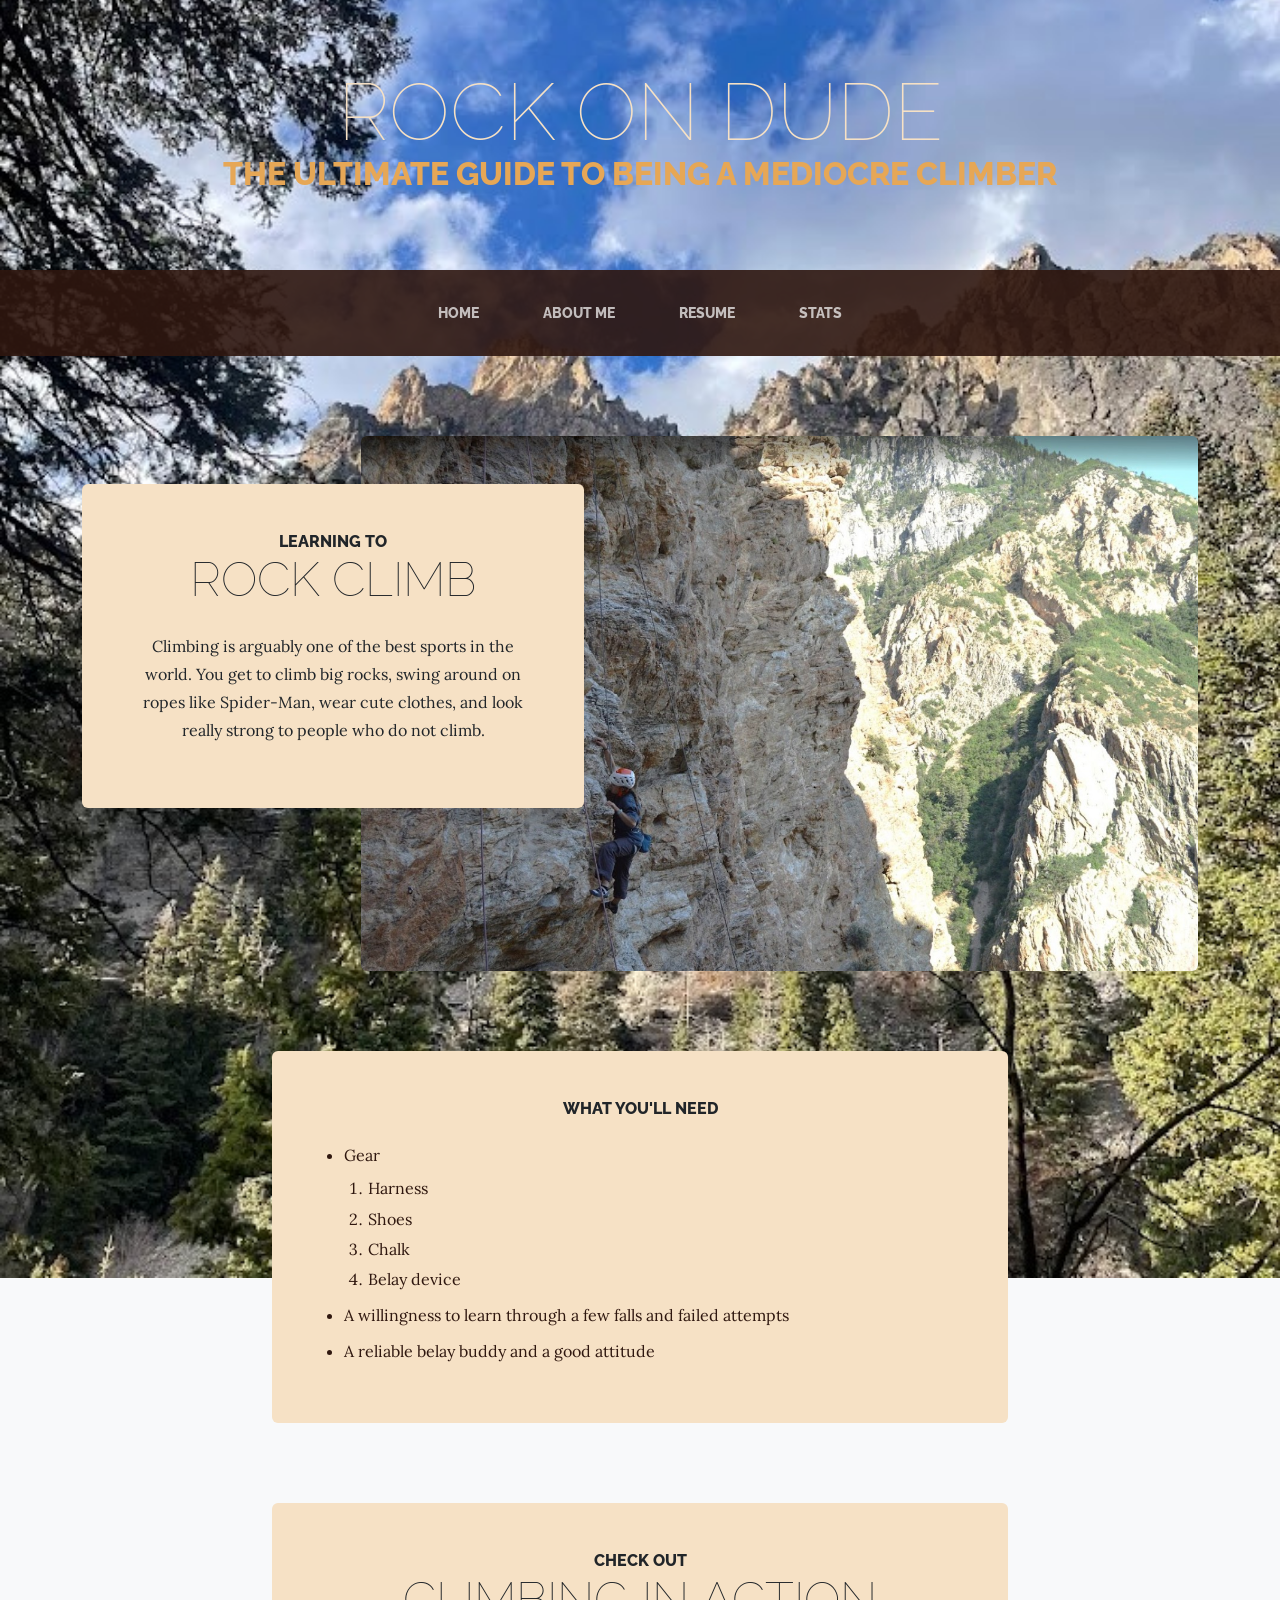
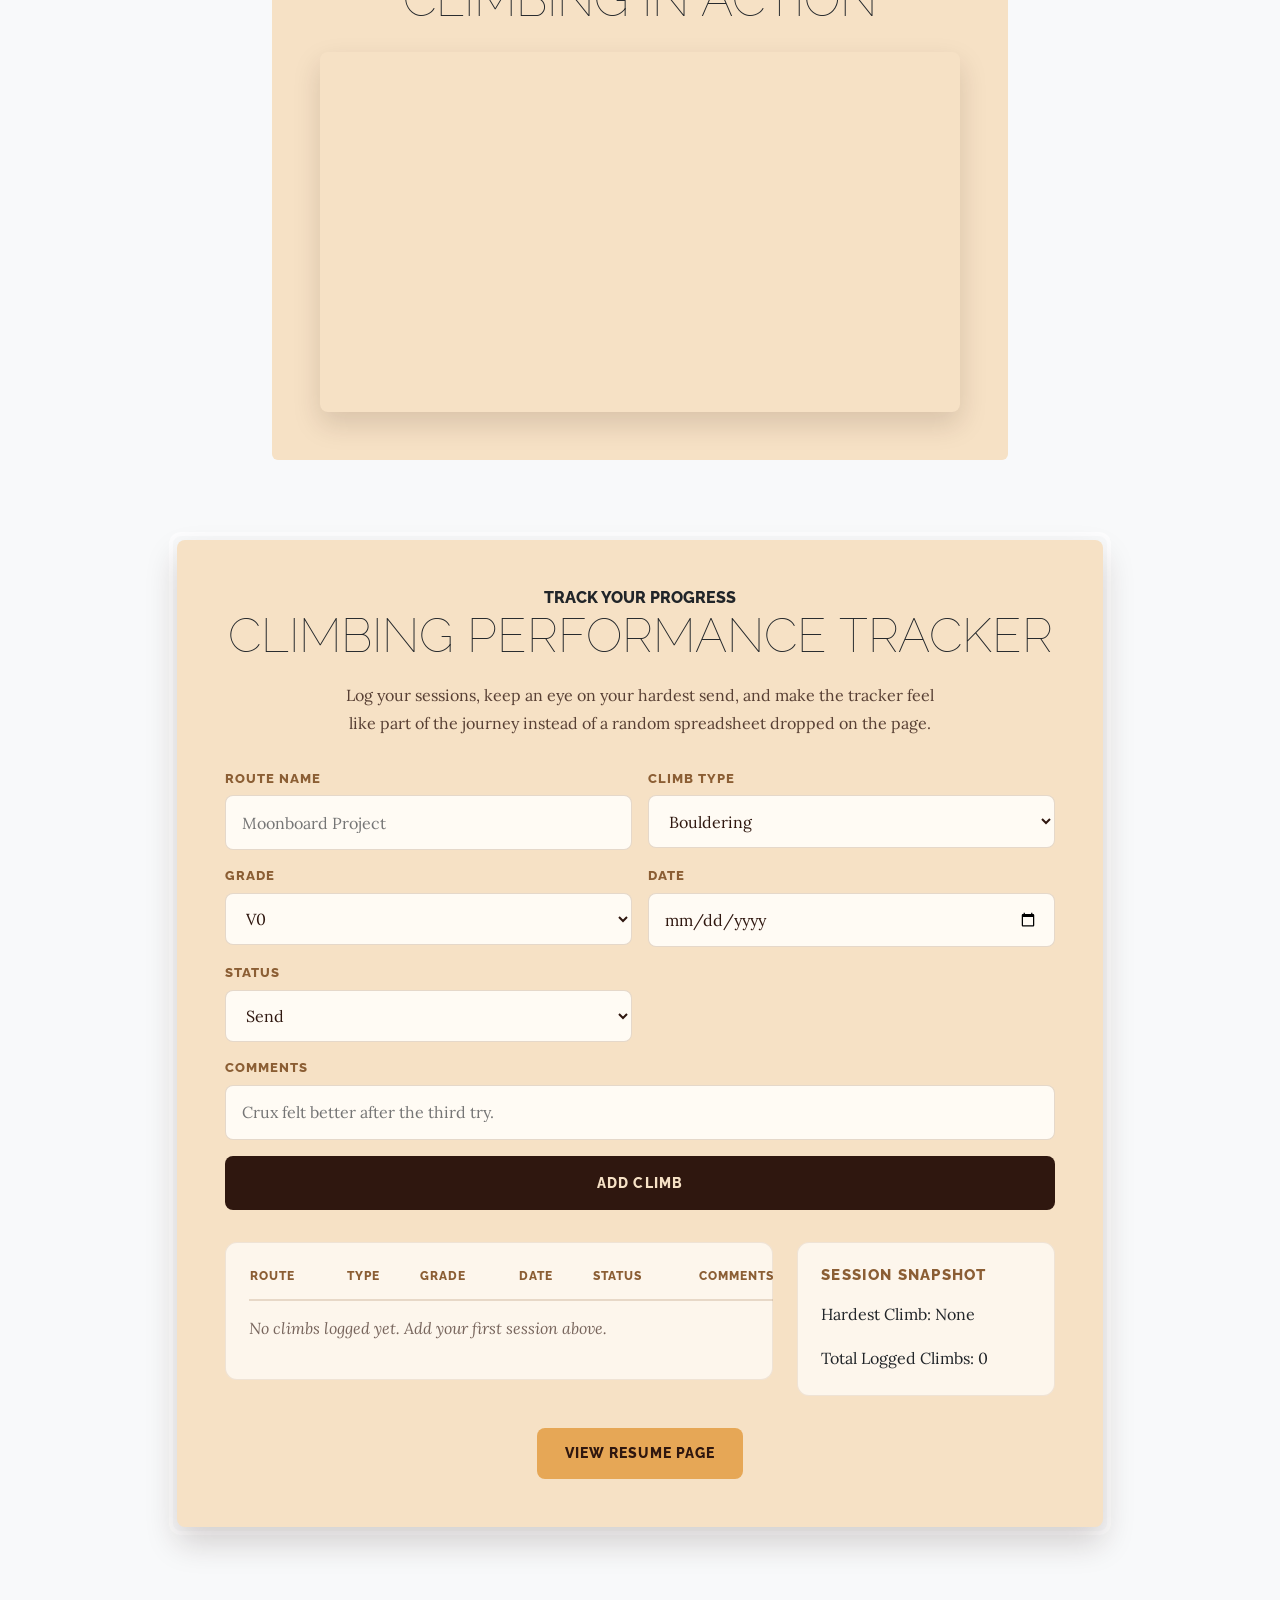
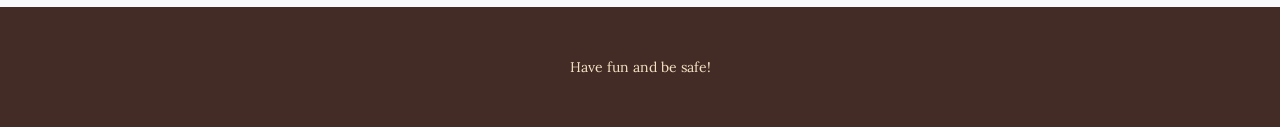
<file: index.html>
﻿<!DOCTYPE html>
<html lang="en">
    <head>
        <meta charset="utf-8" />
        <meta name="viewport" content="width=device-width, initial-scale=1, shrink-to-fit=no" />
        <meta name="description" content="" />
        <meta name="author" content="" />
        <title>Rock On Dude</title>
        <link rel="icon" type="image/x-icon" href="assets/favicon.ico" />
        <link href="https://fonts.googleapis.com/css?family=Raleway:100,100i,200,200i,300,300i,400,400i,500,500i,600,600i,700,700i,800,800i,900,900i" rel="stylesheet" />
        <link href="https://fonts.googleapis.com/css?family=Lora:400,400i,700,700i" rel="stylesheet" />
        <link href="css/styles.css" rel="stylesheet" />
        <style>
            body {
                background: url("photos/Screenshot 1.jpg") center/cover no-repeat fixed;
                background-color: #f8f9fa;
            }

            .video-frame {
                position: relative;
                width: 100%;
                padding-bottom: 56.25%;
                overflow: hidden;
                border-radius: 0.5rem;
                box-shadow: 0 0.75rem 1.75rem rgba(47, 23, 15, 0.15);
            }

            .video-frame iframe {
                position: absolute;
                inset: 0;
                width: 100%;
                height: 100%;
                border: 0;
            }

            .tracker-card {
                position: relative;
                padding: 3rem;
                border-radius: 0.5rem;
                background-color: #f6e1c5;
                box-shadow: 0 1rem 2rem rgba(47, 23, 15, 0.18);
            }

            .tracker-card::before {
                content: "";
                position: absolute;
                inset: -0.5rem;
                border: 0.25rem solid rgba(255, 255, 255, 0.75);
                border-radius: 0.75rem;
                z-index: -1;
            }

            .tracker-intro {
                max-width: 38rem;
                margin: 0 auto 2rem;
                color: rgba(47, 23, 15, 0.8);
            }

            .tracker-form {
                display: grid;
                grid-template-columns: repeat(2, minmax(0, 1fr));
                gap: 1rem;
                margin-bottom: 2rem;
                text-align: left;
            }

            .tracker-field {
                display: flex;
                flex-direction: column;
                gap: 0.45rem;
            }

            .tracker-field-full {
                grid-column: 1 / -1;
            }

            .tracker-label {
                font-family: "Raleway", sans-serif;
                font-size: 0.8rem;
                font-weight: 800;
                letter-spacing: 0.08em;
                text-transform: uppercase;
                color: #8b5e34;
            }

            .tracker-input {
                width: 100%;
                padding: 0.9rem 1rem;
                border: 1px solid rgba(139, 94, 52, 0.22);
                border-radius: 0.5rem;
                background-color: rgba(255, 252, 247, 0.95);
                color: #2f170f;
            }

            .tracker-input:focus {
                outline: none;
                border-color: #e6a756;
                box-shadow: 0 0 0 0.2rem rgba(230, 167, 86, 0.2);
            }

            .tracker-button {
                align-self: end;
                min-height: 3.4rem;
                border: 0;
                border-radius: 0.5rem;
                background-color: #2f170f;
                color: #f6e1c5;
                font-family: "Raleway", sans-serif;
                font-size: 0.85rem;
                font-weight: 800;
                letter-spacing: 0.08em;
                text-transform: uppercase;
                transition: background-color 0.2s ease, transform 0.2s ease;
            }

            .tracker-button:hover {
                background-color: #4a2918;
                transform: translateY(-1px);
            }

            .tracker-link-wrap {
                margin-top: 2rem;
            }

            .tracker-link-button {
                display: inline-block;
                padding: 0.95rem 1.75rem;
                border-radius: 0.5rem;
                background-color: #e6a756;
                color: #2f170f;
                font-family: "Raleway", sans-serif;
                font-size: 0.85rem;
                font-weight: 800;
                letter-spacing: 0.08em;
                text-transform: uppercase;
                text-decoration: none;
                transition: background-color 0.2s ease, transform 0.2s ease;
            }

            .tracker-link-button:hover {
                background-color: #d79643;
                color: #2f170f;
                transform: translateY(-1px);
            }

            .tracker-grid {
                display: grid;
                grid-template-columns: minmax(0, 1.7fr) minmax(15rem, 0.8fr);
                gap: 1.5rem;
                align-items: start;
            }

            .tracker-table-wrap,
            .tracker-stats {
                background-color: rgba(255, 252, 247, 0.8);
                border-radius: 0.75rem;
                padding: 1.5rem;
                box-shadow: inset 0 0 0 1px rgba(139, 94, 52, 0.12);
            }

            .tracker-table-wrap {
                overflow-x: auto;
            }

            .tracker-table {
                width: 100%;
                min-width: 38rem;
            }

            .tracker-table thead th {
                padding-bottom: 0.85rem;
                border-bottom: 2px solid rgba(139, 94, 52, 0.2);
                font-family: "Raleway", sans-serif;
                font-size: 0.78rem;
                font-weight: 800;
                letter-spacing: 0.08em;
                text-transform: uppercase;
                color: #8b5e34;
            }

            .tracker-table tbody td {
                padding: 0.95rem 0;
                border-bottom: 1px solid rgba(139, 94, 52, 0.12);
                vertical-align: top;
            }

            .tracker-table tbody tr:last-child td {
                border-bottom: 0;
            }

            .tracker-empty td {
                color: rgba(47, 23, 15, 0.65);
                font-style: italic;
            }

            .tracker-status {
                display: inline-flex;
                align-items: center;
                justify-content: center;
                min-width: 5.5rem;
                padding: 0.35rem 0.8rem;
                border-radius: 999px;
                font-family: "Raleway", sans-serif;
                font-size: 0.75rem;
                font-weight: 800;
                letter-spacing: 0.06em;
                text-transform: uppercase;
            }

            .tracker-status-send {
                background-color: rgba(74, 124, 89, 0.16);
                color: #3c6d4b;
            }

            .tracker-status-attempt {
                background-color: rgba(176, 99, 66, 0.14);
                color: #9b5538;
            }

            .tracker-stats h3 {
                margin-bottom: 1rem;
                font-family: "Raleway", sans-serif;
                font-size: 0.95rem;
                font-weight: 800;
                letter-spacing: 0.08em;
                text-transform: uppercase;
                color: #8b5e34;
            }

            .tracker-stats p:last-child {
                margin-bottom: 0;
            }

            .needs-list {
                margin: 0;
                padding-left: 1.5rem;
                text-align: left;
                color: #2f170f;
            }

            .needs-list li {
                margin-bottom: 0.75rem;
            }

            .needs-list ol {
                margin-top: 0.6rem;
                padding-left: 1.5rem;
            }

            .needs-list ol li {
                margin-bottom: 0.4rem;
            }

            @media (max-width: 991.98px) {
                .tracker-card {
                    padding: 2rem;
                }

                .tracker-grid {
                    grid-template-columns: 1fr;
                }
            }

            @media (max-width: 767.98px) {
                .tracker-form {
                    grid-template-columns: 1fr;
                }

                .tracker-button {
                    width: 100%;
                }

                .tracker-table {
                    min-width: 32rem;
                }
            }
        </style>
    </head>
    <body>
        <header>
            <div class="site-heading text-center text-faded d-none d-lg-block">
                <h1>
                    <span class="site-heading-lower">Rock On Dude</span>
                </h1>
                <span class="site-heading-upper text-primary mb-3">The ultimate guide to being a mediocre climber</span>
            </div>
        </header>
        <nav class="navbar navbar-expand-lg navbar-dark py-lg-4" id="mainNav">
            <div class="container">
                <a class="navbar-brand text-uppercase fw-bold d-lg-none" href="index.html"></a>
                <button class="navbar-toggler" type="button" data-bs-toggle="collapse" data-bs-target="#navbarSupportedContent" aria-controls="navbarSupportedContent" aria-expanded="false" aria-label="Toggle navigation"><span class="navbar-toggler-icon"></span></button>
                <div class="collapse navbar-collapse" id="navbarSupportedContent">
                    <ul class="navbar-nav mx-auto">
                        <li class="nav-item px-lg-4"><a class="nav-link text-uppercase" href="index.html">Home</a></li>
                        <li class="nav-item px-lg-4"><a class="nav-link text-uppercase" href="about.html">About Me</a></li>
                        <li class="nav-item px-lg-4"><a class="nav-link text-uppercase" href="resume.html">Resume</a></li>
                        <li class="nav-item px-lg-4"><a class="nav-link text-uppercase" href="stats.html">Stats</a></li>
                    </ul>
                </div>
            </div>
        </nav>

        <section class="page-section clearfix">
            <div class="container">
                <div class="intro">
                    <img class="intro-img img-fluid mb-3 mb-lg-0 rounded" src="photos/Screenshot 2.jpg" alt="Climber on the wall" />
                    <div class="intro-text left-0 text-center bg-faded p-5 rounded">
                        <h2 class="section-heading mb-4">
                            <span class="section-heading-upper">Learning To</span>
                            <span class="section-heading-lower">Rock Climb</span>
                        </h2>
                        <p class="mb-3">Climbing is arguably one of the best sports in the world. You get to climb big rocks, swing around on ropes like Spider-Man, wear cute clothes, and look really strong to people who do not climb.</p>
                    </div>
                </div>
            </div>
        </section>

        <section class="page-section">
            <div class="container">
                <div class="row">
                    <div class="col-lg-8 mx-auto">
                        <div class="bg-faded p-5 rounded text-center">
                            <h2 class="section-heading mb-4">
                                <span class="section-heading-upper">What You'll Need</span>
                            </h2>
                            <ul class="needs-list mb-0">
                                <li>
                                    Gear
                                    <ol>
                                        <li>Harness</li>
                                        <li>Shoes</li>
                                        <li>Chalk</li>
                                        <li>Belay device</li>
                                    </ol>
                                </li>
                                <li>A willingness to learn through a few falls and failed attempts</li>
                                <li>A reliable belay buddy and a good attitude</li>
                            </ul>
                        </div>
                    </div>
                </div>
            </div>
        </section>

        <section class="page-section">
            <div class="container">
                <div class="row">
                    <div class="col-lg-8 mx-auto">
                        <div class="bg-faded p-5 rounded text-center">
                            <h2 class="section-heading mb-4">
                                <span class="section-heading-upper">Check Out</span>
                                <span class="section-heading-lower">Climbing in Action</span>
                            </h2>
                            <div class="video-frame">
                                <iframe src="https://www.youtube.com/embed/Mh-Hpo6XcmY?si=MvGXHOME3Gm8IqPl" title="YouTube video player" allow="accelerometer; autoplay; clipboard-write; encrypted-media; gyroscope; picture-in-picture; web-share" referrerpolicy="strict-origin-when-cross-origin" allowfullscreen></iframe>
                            </div>
                        </div>
                    </div>
                </div>
            </div>
        </section>

        <section class="page-section" id="performance-tracker">
            <div class="container">
                <div class="row">
                    <div class="col-xl-10 mx-auto">
                        <div class="tracker-card text-center">
                            <h2 class="section-heading mb-3">
                                <span class="section-heading-upper">Track Your Progress</span>
                                <span class="section-heading-lower">Climbing Performance Tracker</span>
                            </h2>
                            <p class="tracker-intro">Log your sessions, keep an eye on your hardest send, and make the tracker feel like part of the journey instead of a random spreadsheet dropped on the page.</p>

                            <form id="climbForm" class="tracker-form">
                                <div class="tracker-field">
                                    <label class="tracker-label" for="route">Route Name</label>
                                    <input class="tracker-input" type="text" id="route" placeholder="Moonboard Project" required />
                                </div>

                                <div class="tracker-field">
                                    <label class="tracker-label" for="type">Climb Type</label>
                                    <select class="tracker-input" id="type">
                                        <option value="boulder">Bouldering</option>
                                        <option value="sport">Sport</option>
                                    </select>
                                </div>

                                <div class="tracker-field">
                                    <label class="tracker-label" for="grade">Grade</label>
                                    <select class="tracker-input" id="grade"></select>
                                </div>

                                <div class="tracker-field">
                                    <label class="tracker-label" for="date">Date</label>
                                    <input class="tracker-input" type="date" id="date" required />
                                </div>

                                <div class="tracker-field">
                                    <label class="tracker-label" for="status">Status</label>
                                    <select class="tracker-input" id="status">
                                        <option value="Send">Send</option>
                                        <option value="Attempt">Attempt</option>
                                    </select>
                                </div>

                                <div class="tracker-field tracker-field-full">
                                    <label class="tracker-label" for="comments">Comments</label>
                                    <input class="tracker-input" type="text" id="comments" placeholder="Crux felt better after the third try." />
                                </div>

                                <button class="tracker-button tracker-field-full" type="submit">Add Climb</button>
                            </form>

                            <div class="tracker-grid text-start">
                                <div class="tracker-table-wrap">
                                    <table class="tracker-table">
                                        <thead>
                                            <tr>
                                                <th>Route</th>
                                                <th>Type</th>
                                                <th>Grade</th>
                                                <th>Date</th>
                                                <th>Status</th>
                                                <th>Comments</th>
                                            </tr>
                                        </thead>
                                        <tbody id="climbTable"></tbody>
                                    </table>
                                </div>

                                <aside class="tracker-stats">
                                    <h3>Session Snapshot</h3>
                                    <p id="hardest">Hardest Climb: None</p>
                                    <p id="totalClimbs">Total Logged Climbs: 0</p>
                                </aside>
                            </div>

                            <div class="tracker-link-wrap">
                                <a class="tracker-link-button" href="resume.html">View Resume Page</a>
                            </div>
                        </div>
                    </div>
                </div>
            </div>
        </section>

        <footer class="footer text-faded text-center py-5">
            <div class="container"><p class="m-0 small">Have fun and be safe!</p></div>
        </footer>

        <script src="https://cdn.jsdelivr.net/npm/bootstrap@5.2.3/dist/js/bootstrap.bundle.min.js"></script>
        <script src="js/scripts.js"></script>
        <script>
            const form = document.getElementById("climbForm");
            const table = document.getElementById("climbTable");
            const hardestText = document.getElementById("hardest");
            const totalClimbsText = document.getElementById("totalClimbs");
            const gradeSelect = document.getElementById("grade");
            const typeSelect = document.getElementById("type");

            const climbs = JSON.parse(localStorage.getItem("climbs")) || [];
            const boulderGrades = ["V0", "V1", "V2", "V3", "V4", "V5", "V6", "V7", "V8", "V9", "V10"];
            const sportGrades = [
                "5.8", "5.9", "5.10a", "5.10b", "5.10c", "5.10d",
                "5.11a", "5.11b", "5.11c", "5.11d",
                "5.12a", "5.12b", "5.12c", "5.12d",
                "5.13a", "5.13b", "5.13c", "5.13d",
                "5.14"
            ];

            function updateGradeOptions() {
                gradeSelect.innerHTML = "";
                const grades = typeSelect.value === "boulder" ? boulderGrades : sportGrades;

                grades.forEach((grade) => {
                    const option = document.createElement("option");
                    option.value = grade;
                    option.textContent = grade;
                    gradeSelect.appendChild(option);
                });
            }

            function gradeValue(climb) {
                if (climb.type === "boulder") {
                    return parseInt(climb.grade.replace("V", ""), 10);
                }

                const sportGradeMap = {
                    "5.8": 8,
                    "5.9": 9,
                    "5.10a": 10.1,
                    "5.10b": 10.2,
                    "5.10c": 10.3,
                    "5.10d": 10.4,
                    "5.11a": 11.1,
                    "5.11b": 11.2,
                    "5.11c": 11.3,
                    "5.11d": 11.4,
                    "5.12a": 12.1,
                    "5.12b": 12.2,
                    "5.12c": 12.3,
                    "5.12d": 12.4,
                    "5.13a": 13.1,
                    "5.13b": 13.2,
                    "5.13c": 13.3,
                    "5.13d": 13.4,
                    "5.14": 14
                };

                return sportGradeMap[climb.grade] || 0;
            }

            function updateStats() {
                totalClimbsText.textContent = `Total Logged Climbs: ${climbs.length}`;

                if (climbs.length === 0) {
                    hardestText.textContent = "Hardest Climb: None";
                    return;
                }

                const hardest = climbs.reduce((max, climb) => {
                    return gradeValue(climb) > gradeValue(max) ? climb : max;
                });

                hardestText.textContent = `Hardest Climb: ${hardest.grade} (${hardest.route})`;
            }

            function formatType(type) {
                return type === "boulder" ? "Bouldering" : "Sport";
            }

            function renderClimbs() {
                table.innerHTML = "";

                if (climbs.length === 0) {
                    const emptyRow = document.createElement("tr");
                    emptyRow.className = "tracker-empty";
                    emptyRow.innerHTML = '<td colspan="6">No climbs logged yet. Add your first session above.</td>';
                    table.appendChild(emptyRow);
                    updateStats();
                    return;
                }

                climbs.forEach((climb) => {
                    const row = document.createElement("tr");
                    const statusClass = climb.status === "Send" ? "tracker-status tracker-status-send" : "tracker-status tracker-status-attempt";

                    row.innerHTML = `
                        <td>${climb.route}</td>
                        <td>${formatType(climb.type)}</td>
                        <td>${climb.grade}</td>
                        <td>${climb.date}</td>
                        <td><span class="${statusClass}">${climb.status}</span></td>
                        <td>${climb.comments || ""}</td>
                    `;

                    table.appendChild(row);
                });

                updateStats();
            }

            typeSelect.addEventListener("change", updateGradeOptions);

            form.addEventListener("submit", (event) => {
                event.preventDefault();

                const climb = {
                    route: document.getElementById("route").value,
                    type: typeSelect.value,
                    grade: gradeSelect.value,
                    date: document.getElementById("date").value,
                    status: document.getElementById("status").value,
                    comments: document.getElementById("comments").value
                };

                climbs.push(climb);
                localStorage.setItem("climbs", JSON.stringify(climbs));

                form.reset();
                updateGradeOptions();
                renderClimbs();
            });

            updateGradeOptions();
            renderClimbs();
        </script>
    </body>
</html>
</file>
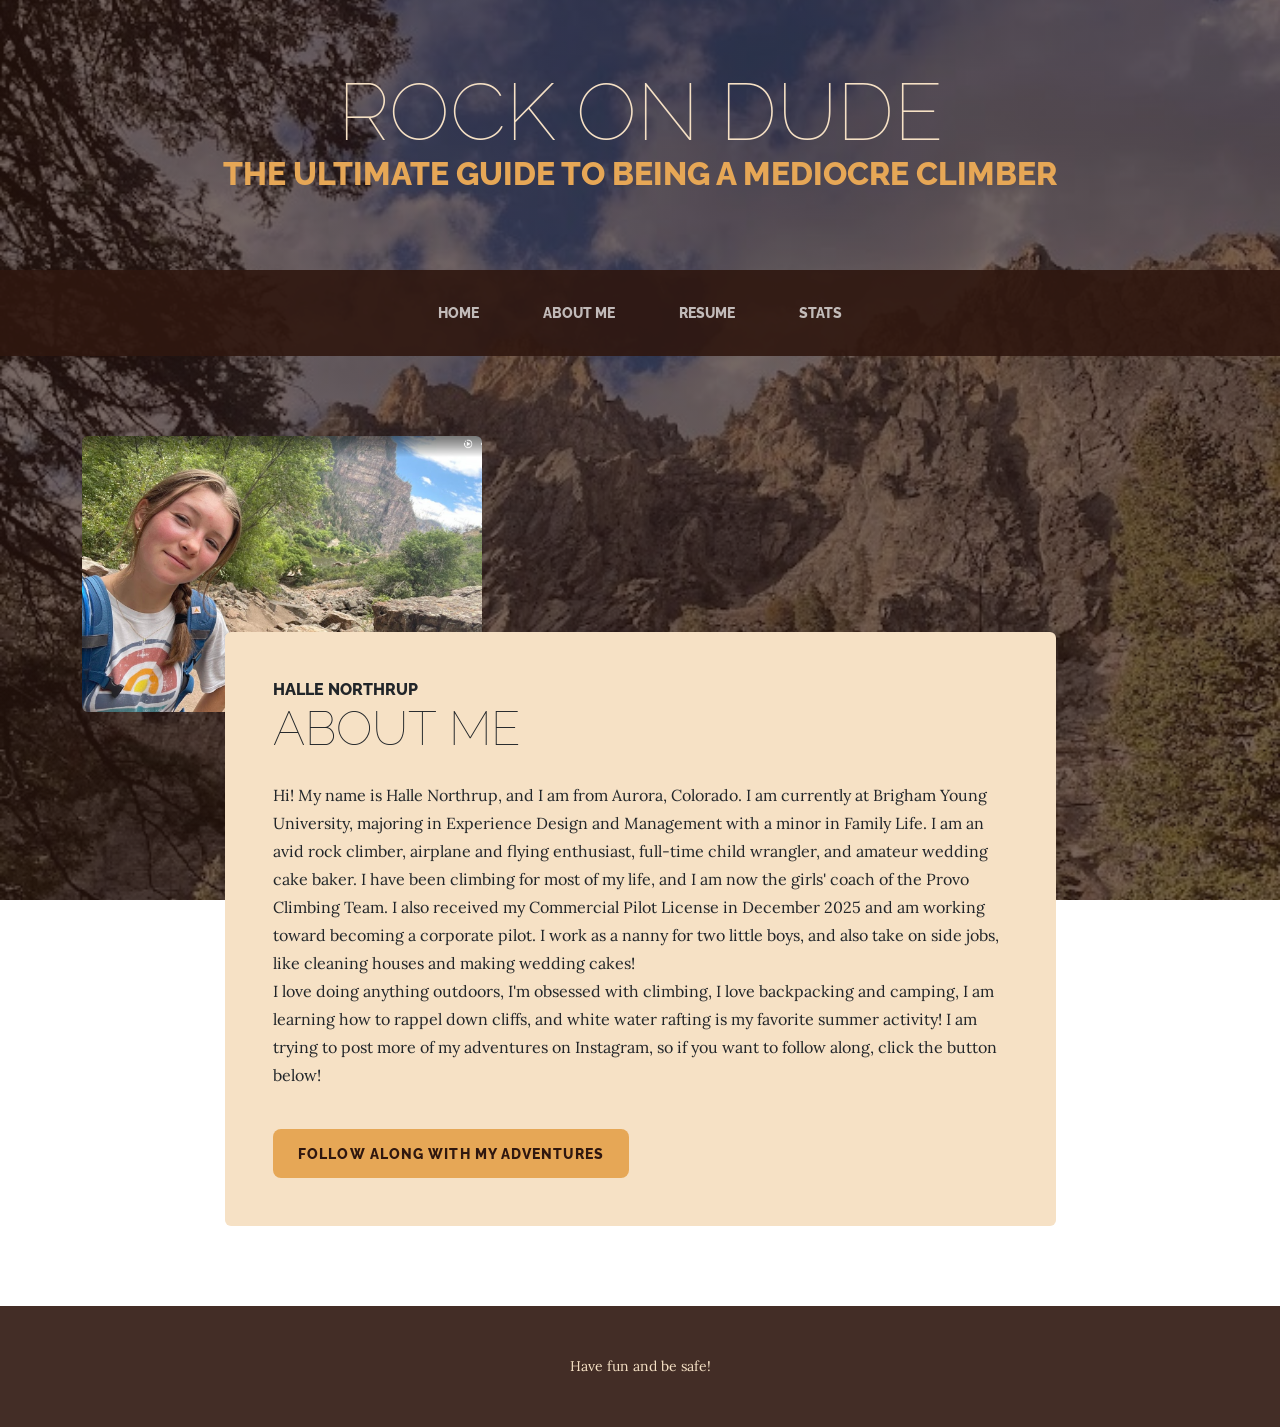
<file: about.html>
<!DOCTYPE html>
<html lang="en">

<head>
    <meta charset="utf-8" />
    <meta name="viewport" content="width=device-width, initial-scale=1, shrink-to-fit=no" />
    <meta name="description" content="" />
    <meta name="author" content="" />
    <title>About Me - Rock On Dude</title>
    <link rel="icon" type="image/x-icon" href="assets/favicon.ico" />
    <!-- Google fonts-->
    <link
        href="https://fonts.googleapis.com/css?family=Raleway:100,100i,200,200i,300,300i,400,400i,500,500i,600,600i,700,700i,800,800i,900,900i"
        rel="stylesheet" />
    <link href="https://fonts.googleapis.com/css?family=Lora:400,400i,700,700i" rel="stylesheet" />
    <!-- Core theme CSS (includes Bootstrap)-->
    <link href="css/styles.css" rel="stylesheet" />
    <style>
        .instagram-button {
            display: inline-block;
            margin-top: 1.5rem;
            padding: 0.9rem 1.6rem;
            border-radius: 0.5rem;
            background-color: #e6a756;
            color: #2f170f;
            font-family: "Raleway", sans-serif;
            font-size: 0.85rem;
            font-weight: 800;
            letter-spacing: 0.08em;
            text-transform: uppercase;
            text-decoration: none;
            transition: background-color 0.2s ease, transform 0.2s ease;
        }

        .instagram-button:hover {
            background-color: #d79643;
            color: #2f170f;
            transform: translateY(-1px);
        }
    </style>
</head>

<body>
    <header>
        <div class="site-heading text-center text-faded d-none d-lg-block">
            <h1>
                <span class="site-heading-lower">Rock On Dude</span>
            </h1>
            <span class="site-heading-upper text-primary mb-3">The ultimate guide to being a mediocre climber</span>
        </div>
    </header>
    <!-- Navigation-->
    <nav class="navbar navbar-expand-lg navbar-dark py-lg-4" id="mainNav">
        <div class="container">
            <a class="navbar-brand text-uppercase fw-bold d-lg-none" href="index.html">Start Bootstrap</a>
            <button class="navbar-toggler" type="button" data-bs-toggle="collapse"
                data-bs-target="#navbarSupportedContent" aria-controls="navbarSupportedContent" aria-expanded="false"
                aria-label="Toggle navigation"><span class="navbar-toggler-icon"></span></button>
            <div class="collapse navbar-collapse" id="navbarSupportedContent">
                <ul class="navbar-nav mx-auto">
                    <li class="nav-item px-lg-4"><a class="nav-link text-uppercase" href="index.html">Home</a></li>
                    <li class="nav-item px-lg-4"><a class="nav-link text-uppercase" href="about.html">About Me</a></li>
                    <li class="nav-item px-lg-4"><a class="nav-link text-uppercase" href="resume.html">Resume</a>
                    </li>
                        <li class="nav-item px-lg-4"><a class="nav-link text-uppercase" href="stats.html">Stats</a></li>
                </ul>
            </div>
        </div>
    </nav>
    <section class="page-section about-heading">
        <div class="container">
            <img class="img-fluid rounded about-heading-img mb-3 mb-lg-0" src="photos/Screenshot 3.jpg" alt="..." />
            <div class="about-heading-content">
                <div class="row">
                    <div class="col-xl-9 col-lg-10 mx-auto">
                        <div class="bg-faded rounded p-5">
                            <h2 class="section-heading mb-4">
                                <span class="section-heading-upper">Halle Northrup</span>
                                <span class="section-heading-lower">About Me</span>
                            </h2>
                            <p>Hi! My name is Halle Northrup, and I am from Aurora, Colorado. I am currently at Brigham
                                Young University, majoring in Experience Design and Management with a minor in Family
                                Life. I am an avid rock climber, airplane and flying enthusiast, full-time child
                                wrangler, and amateur wedding cake baker.
                                I have been climbing for most of my life, and I am now the girls' coach of the Provo
                                Climbing Team. I also received my Commercial Pilot License in December 2025 and am
                                working toward becoming a corporate pilot. I work as a nanny for two little boys, and
                                also take on side jobs, like cleaning houses and making wedding cakes!
<br> I love doing anything outdoors, I'm obsessed with climbing, I love backpacking and camping, I am learning how to rappel down cliffs, and white water rafting is my favorite summer activity! I am trying to post more of my adventures on Instagram, so if you want to follow along, click the button below!
                            </p>
                        
                            <a class="instagram-button" href="https://www.instagram.com/halle_mei/" target="_blank" rel="noopener noreferrer">Follow Along With My Adventures</a>
                        </div>
                    </div>
                </div>
            </div>
        </div>
    </section>
    <footer class="footer text-faded text-center py-5">
        <div class="container">
            <p class="m-0 small">Have fun and be safe!</p>
        </div>
    </footer>
    <!-- Bootstrap core JS-->
    <script src="https://cdn.jsdelivr.net/npm/bootstrap@5.2.3/dist/js/bootstrap.bundle.min.js"></script>
    <!-- Core theme JS-->
    <script src="js/scripts.js"></script>
</body>

</html>
</file>
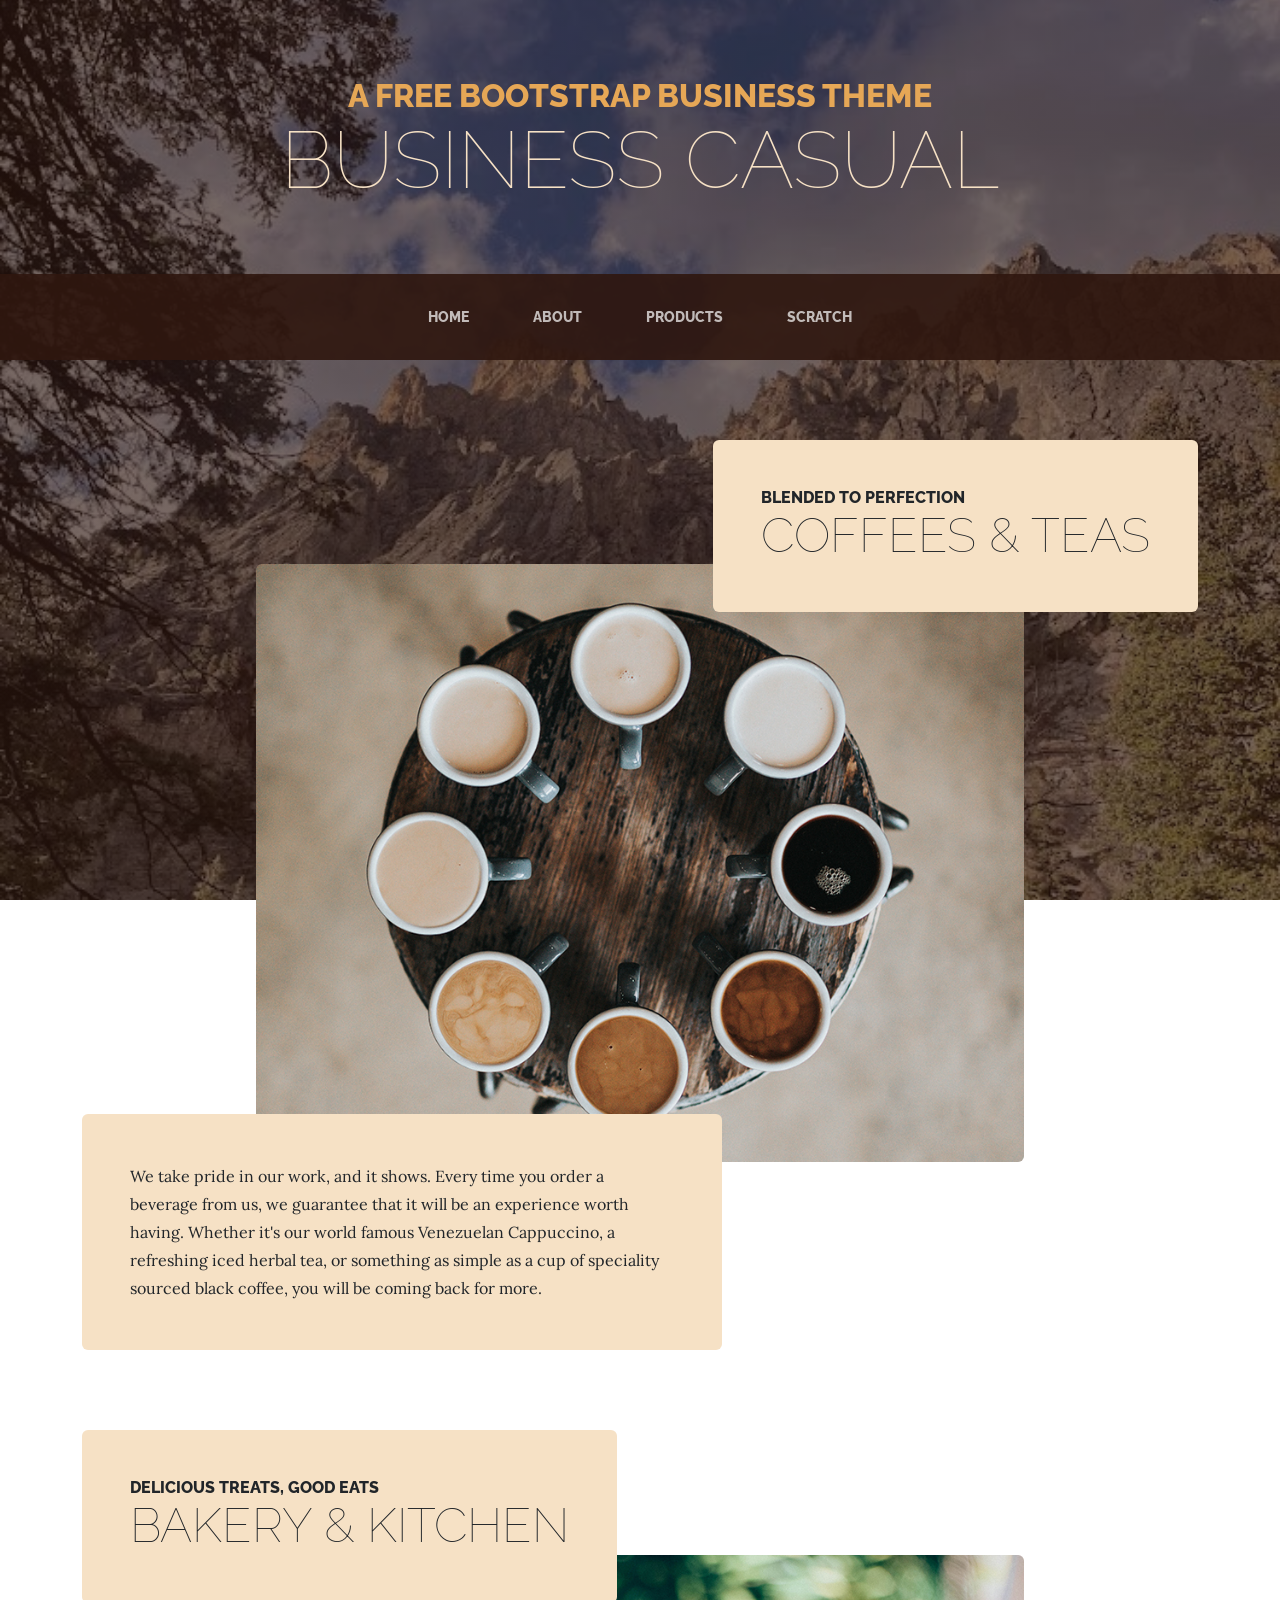
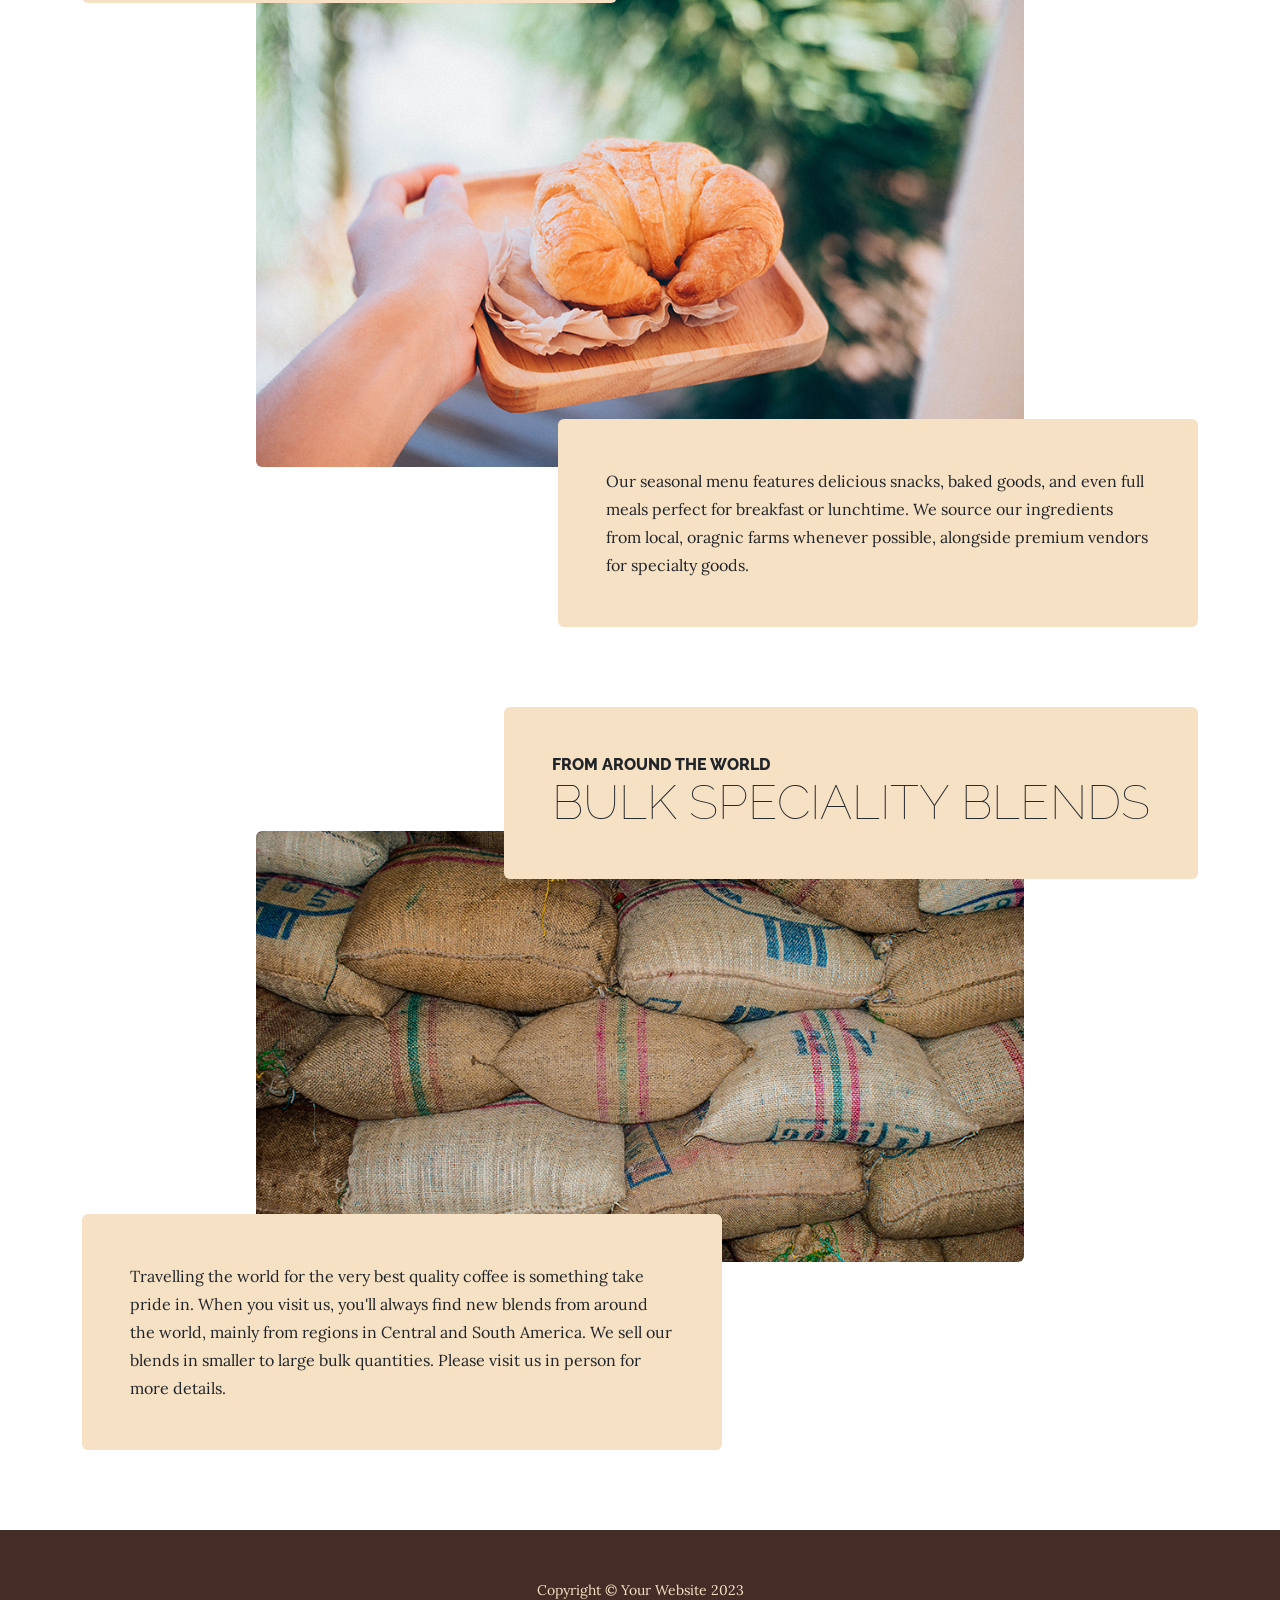
<file: products.html>
<!DOCTYPE html>
<html lang="en">
    <head>
        <meta charset="utf-8" />
        <meta name="viewport" content="width=device-width, initial-scale=1, shrink-to-fit=no" />
        <meta name="description" content="" />
        <meta name="author" content="" />
        <title>Business Casual - Start Bootstrap Theme</title>
        <link rel="icon" type="image/x-icon" href="assets/favicon.ico" />
        <!-- Google fonts-->
        <link href="https://fonts.googleapis.com/css?family=Raleway:100,100i,200,200i,300,300i,400,400i,500,500i,600,600i,700,700i,800,800i,900,900i" rel="stylesheet" />
        <link href="https://fonts.googleapis.com/css?family=Lora:400,400i,700,700i" rel="stylesheet" />
        <!-- Core theme CSS (includes Bootstrap)-->
        <link href="css/styles.css" rel="stylesheet" />
    </head>
    <body>
        <header>
            <h1 class="site-heading text-center text-faded d-none d-lg-block">
                <span class="site-heading-upper text-primary mb-3">A Free Bootstrap Business Theme</span>
                <span class="site-heading-lower">Business Casual</span>
            </h1>
        </header>
        <!-- Navigation-->
        <nav class="navbar navbar-expand-lg navbar-dark py-lg-4" id="mainNav">
            <div class="container">
                <a class="navbar-brand text-uppercase fw-bold d-lg-none" href="index.html">Start Bootstrap</a>
                <button class="navbar-toggler" type="button" data-bs-toggle="collapse" data-bs-target="#navbarSupportedContent" aria-controls="navbarSupportedContent" aria-expanded="false" aria-label="Toggle navigation"><span class="navbar-toggler-icon"></span></button>
                <div class="collapse navbar-collapse" id="navbarSupportedContent">
                    <ul class="navbar-nav mx-auto">
                        <li class="nav-item px-lg-4"><a class="nav-link text-uppercase" href="index.html">Home</a></li>
                        <li class="nav-item px-lg-4"><a class="nav-link text-uppercase" href="about.html">About</a></li>
                        <li class="nav-item px-lg-4"><a class="nav-link text-uppercase" href="products.html">Products</a></li>
                        <li class="nav-item px-lg-4"><a class="nav-link text-uppercase" href="scratch.html">Scratch</a></li>
                    </ul>
                </div>
            </div>
        </nav>
        <section class="page-section">
            <div class="container">
                <div class="product-item">
                    <div class="product-item-title d-flex">
                        <div class="bg-faded p-5 d-flex ms-auto rounded">
                            <h2 class="section-heading mb-0">
                                <span class="section-heading-upper">Blended to Perfection</span>
                                <span class="section-heading-lower">Coffees & Teas</span>
                            </h2>
                        </div>
                    </div>
                    <img class="product-item-img mx-auto d-flex rounded img-fluid mb-3 mb-lg-0" src="assets/img/products-01.jpg" alt="..." />
                    <div class="product-item-description d-flex me-auto">
                        <div class="bg-faded p-5 rounded"><p class="mb-0">We take pride in our work, and it shows. Every time you order a beverage from us, we guarantee that it will be an experience worth having. Whether it's our world famous Venezuelan Cappuccino, a refreshing iced herbal tea, or something as simple as a cup of speciality sourced black coffee, you will be coming back for more.</p></div>
                    </div>
                </div>
            </div>
        </section>
        <section class="page-section">
            <div class="container">
                <div class="product-item">
                    <div class="product-item-title d-flex">
                        <div class="bg-faded p-5 d-flex me-auto rounded">
                            <h2 class="section-heading mb-0">
                                <span class="section-heading-upper">Delicious Treats, Good Eats</span>
                                <span class="section-heading-lower">Bakery & Kitchen</span>
                            </h2>
                        </div>
                    </div>
                    <img class="product-item-img mx-auto d-flex rounded img-fluid mb-3 mb-lg-0" src="assets/img/products-02.jpg" alt="..." />
                    <div class="product-item-description d-flex ms-auto">
                        <div class="bg-faded p-5 rounded"><p class="mb-0">Our seasonal menu features delicious snacks, baked goods, and even full meals perfect for breakfast or lunchtime. We source our ingredients from local, oragnic farms whenever possible, alongside premium vendors for specialty goods.</p></div>
                    </div>
                </div>
            </div>
        </section>
        <section class="page-section">
            <div class="container">
                <div class="product-item">
                    <div class="product-item-title d-flex">
                        <div class="bg-faded p-5 d-flex ms-auto rounded">
                            <h2 class="section-heading mb-0">
                                <span class="section-heading-upper">From Around the World</span>
                                <span class="section-heading-lower">Bulk Speciality Blends</span>
                            </h2>
                        </div>
                    </div>
                    <img class="product-item-img mx-auto d-flex rounded img-fluid mb-3 mb-lg-0" src="assets/img/products-03.jpg" alt="..." />
                    <div class="product-item-description d-flex me-auto">
                        <div class="bg-faded p-5 rounded"><p class="mb-0">Travelling the world for the very best quality coffee is something take pride in. When you visit us, you'll always find new blends from around the world, mainly from regions in Central and South America. We sell our blends in smaller to large bulk quantities. Please visit us in person for more details.</p></div>
                    </div>
                </div>
            </div>
        </section>
        <footer class="footer text-faded text-center py-5">
            <div class="container"><p class="m-0 small">Copyright &copy; Your Website 2023</p></div>
        </footer>
        <!-- Bootstrap core JS-->
        <script src="https://cdn.jsdelivr.net/npm/bootstrap@5.2.3/dist/js/bootstrap.bundle.min.js"></script>
        <!-- Core theme JS-->
        <script src="js/scripts.js"></script>
    </body>
</html>
</file>
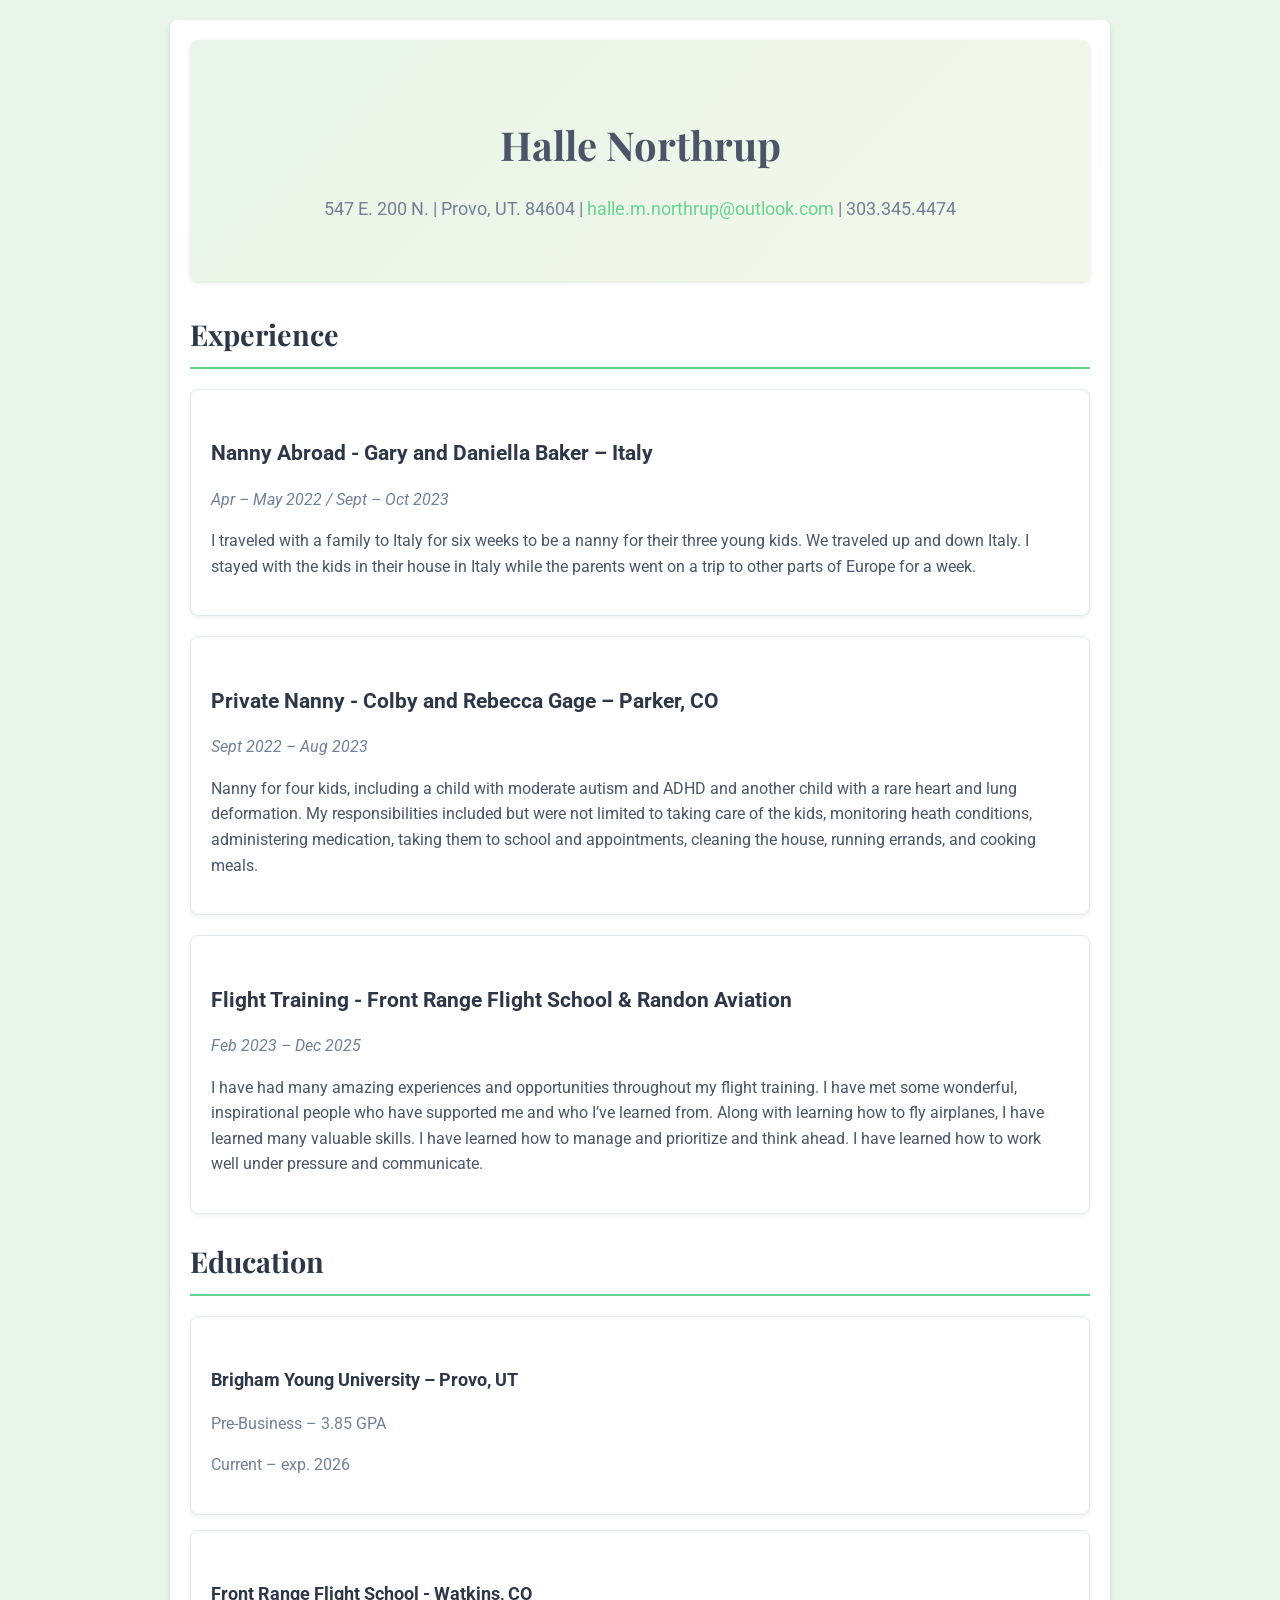
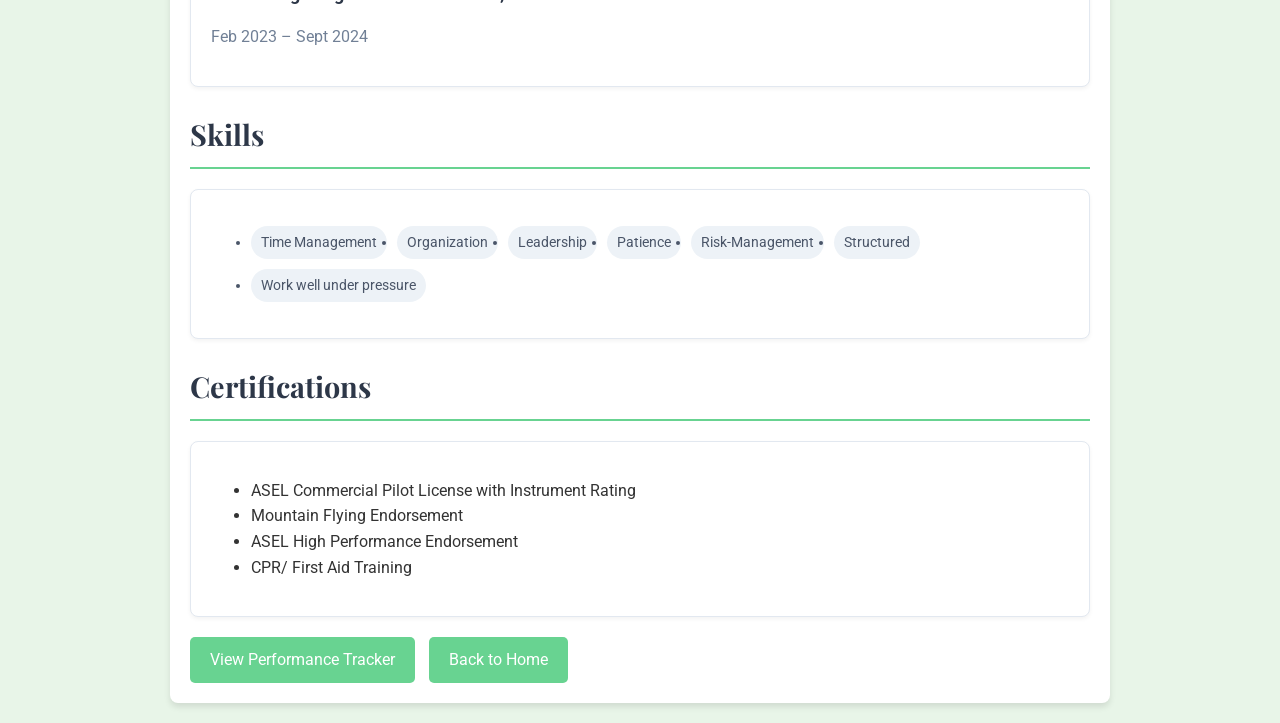
<file: resume.html>
<!DOCTYPE html>
<html lang="en">
    <head>
        <meta charset="utf-8" />
        <meta name="viewport" content="width=device-width, initial-scale=1, shrink-to-fit=no" />
        <meta name="description" content="" />
        <meta name="author" content="" />
        <title>Resume - Rock On Dude</title>
        
        <!-- Google fonts-->
        <link href="https://fonts.googleapis.com/css?family=Raleway:100,100i,200,200i,300,300i,400,400i,500,500i,600,600i,700,700i,800,800i,900,900i" rel="stylesheet" />
        <link href="https://fonts.googleapis.com/css?family=Lora:400,400i,700,700i" rel="stylesheet" />
        <!-- Core theme CSS (includes Bootstrap)-->
        
        <link href="css/resume.css" rel="stylesheet" />
    </head>
    <body>
        <header>
            <div class="site-heading text-center text-faded d-none d-lg-block">
                
        
            </div>
        </header>
        
                    </ul>
                </div>
            </div>
        </nav>
        <section class="page-section">
            <div class="resume-container">
                <div class="resume-header">
                    <h1>Halle Northrup</h1>
                    <p>547 E. 200 N. | Provo, UT. 84604 | <a href="mailto:halle.m.northrup@outlook.com" class="resume-link">halle.m.northrup@outlook.com</a> | 303.345.4474</p>
                </div>
                <h2 class="section-title">Experience</h2>
                <div class="section-card experience-item">
                    <h4>Nanny Abroad - Gary and Daniella Baker – Italy</h4>
                    <p class="date">Apr – May 2022 / Sept – Oct 2023</p>
                    <p>I traveled with a family to Italy for six weeks to be a nanny for their three young kids. We traveled up and down Italy. I stayed with the kids in their house in Italy while the parents went on a trip to other parts of Europe for a week.</p>
                </div>
                <div class="section-card experience-item">
                    <h4>Private Nanny - Colby and Rebecca Gage – Parker, CO</h4>
                    <p class="date">Sept 2022 – Aug 2023</p>
                    <p>Nanny for four kids, including a child with moderate autism and ADHD and another child with a rare heart and lung deformation. My responsibilities included but were not limited to taking care of the kids, monitoring heath conditions, administering medication, taking them to school and appointments, cleaning the house, running errands, and cooking meals.</p>
                </div>
                <div class="section-card experience-item">
                    <h4>Flight Training - Front Range Flight School & Randon Aviation</h4>
                    <p class="date">Feb 2023 – Dec 2025</p>
                    <p>I have had many amazing experiences and opportunities throughout my flight training. I have met some wonderful, inspirational people who have supported me and who I’ve learned from. Along with learning how to fly airplanes, I have learned many valuable skills. I have learned how to manage and prioritize and think ahead. I have learned how to work well under pressure and communicate.</p>
                </div>
                <h2 class="section-title">Education</h2>
                <div class="section-card education-item">
                    <h5>Brigham Young University – Provo, UT</h5>
                    <p>Pre-Business – 3.85 GPA</p>
                    <p>Current – exp. 2026</p>
                </div>
                <div class="section-card education-item">
                    <h5>Front Range Flight School - Watkins, CO</h5>
                    <p>Feb 2023 – Sept 2024</p>
                </div>
                <h2 class="section-title">Skills</h2>
                <div class="section-card">
                    <ul class="skill-list">
                        <li>Time Management</li>
                        <li>Organization</li>
                        <li>Leadership</li>
                        <li>Patience</li>
                        <li>Risk-Management</li>
                        <li>Structured</li>
                        <li>Work well under pressure</li>
                    </ul>
                </div>
                <h2 class="section-title">Certifications</h2>
                <div class="section-card">
                    <ul>
                        <li>ASEL Commercial Pilot License with Instrument Rating</li>
                        <li>Mountain Flying Endorsement</li>
                        <li>ASEL High Performance Endorsement</li>
                        <li>CPR/ First Aid Training</li>
                    </ul>
                </div>
                <div class="text-center mt-4">
                    <a href="index.html#performance-tracker" class="btn btn-primary" style="margin-right: 10px;">View Performance Tracker</a>
                    <a href="index.html" class="btn btn-primary">Back to Home</a>
                </div>
            </div>
        </section>
        
    </body>
</html>
</file>
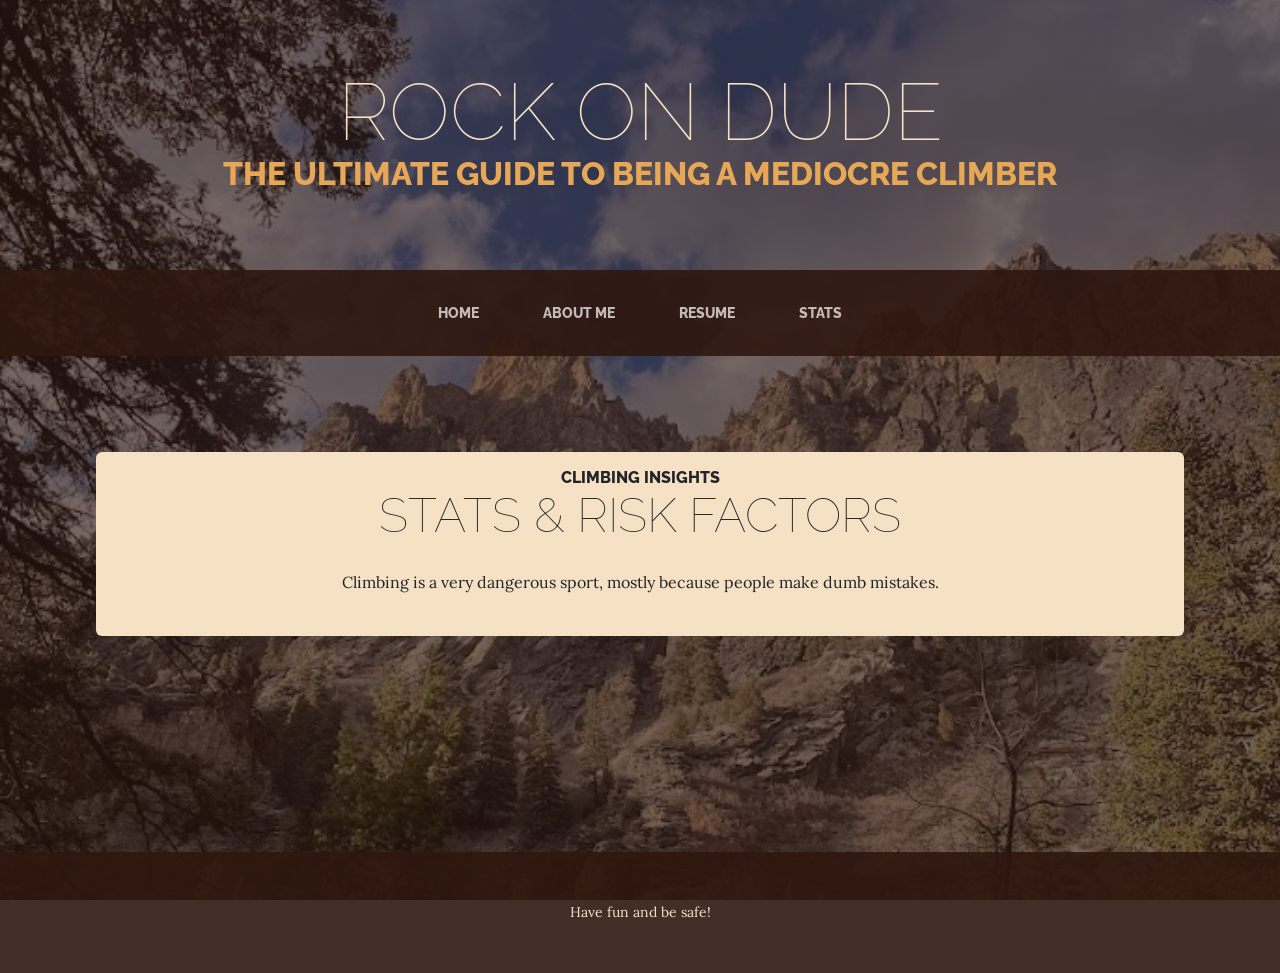
<file: stats.html>
﻿<!DOCTYPE html>
<html lang="en">
    <head>
        <meta charset="utf-8" />
        <meta name="viewport" content="width=device-width, initial-scale=1, shrink-to-fit=no" />
        <meta name="description" content="" />
        <meta name="author" content="" />
        <title>Stats - Rock On Dude</title>
        <link rel="icon" type="image/x-icon" href="assets/favicon.ico" />
        <!-- Google fonts-->
        <link href="https://fonts.googleapis.com/css?family=Raleway:100,100i,200,200i,300,300i,400,400i,500,500i,600,600i,700,700i,800,800i,900,900i" rel="stylesheet" />
        <link href="https://fonts.googleapis.com/css?family=Lora:400,400i,700,700i" rel="stylesheet" />
        <!-- Core theme CSS (includes Bootstrap)-->
        <link href="css/styles.css" rel="stylesheet" />
    </head>
    <body>
        <header>
            <div class="site-heading text-center text-faded d-none d-lg-block">
                <h1>
                    <span class="site-heading-lower">Rock On Dude</span>
                </h1>
                <span class="site-heading-upper text-primary mb-3">The ultimate guide to being a mediocre climber</span>
            </div>
        </header>
        <!-- Navigation-->
        <nav class="navbar navbar-expand-lg navbar-dark py-lg-4" id="mainNav">
            <div class="container">
                <a class="navbar-brand text-uppercase fw-bold d-lg-none" href="index.html">Rock On Dude</a>
                <button class="navbar-toggler" type="button" data-bs-toggle="collapse" data-bs-target="#navbarSupportedContent" aria-controls="navbarSupportedContent" aria-expanded="false" aria-label="Toggle navigation"><span class="navbar-toggler-icon"></span></button>
                <div class="collapse navbar-collapse" id="navbarSupportedContent">
                    <ul class="navbar-nav mx-auto">
                        <li class="nav-item px-lg-4"><a class="nav-link text-uppercase" href="index.html">Home</a></li>
                        <li class="nav-item px-lg-4"><a class="nav-link text-uppercase" href="about.html">About Me</a></li>
                        <li class="nav-item px-lg-4"><a class="nav-link text-uppercase" href="resume.html">Resume</a></li>
                        <li class="nav-item px-lg-4"><a class="nav-link text-uppercase" href="stats.html">Stats</a></li>
                    </ul>
                </div>
            </div>
        </nav>
        <section class="page-section" style="padding: 1in; margin: 0;">
            <div class="bg-faded rounded p-3 mb-4 text-center">
                <h2 class="section-heading mb-4">
                    <span class="section-heading-upper">Climbing Insights</span>
                    <span class="section-heading-lower">Stats & Risk Factors</span>
                </h2>
                <p class="mb-4">Climbing is a very dangerous sport, mostly because people make dumb mistakes.</p>
            </div>
            <div style="padding-top: 1in; display: flex; justify-content: center;">
                <div class='tableauPlaceholder' id='viz1776484716198' style='position: relative'>
                    <noscript>
                        <a href='#'>
                            <img alt='My Risk Factors ' src='https://public.tableau.com/static/images/Ca/CausesofRockClimbingAccidents/MyRiskFactors/1_rss.png' style='border: none' />
                        </a>
                    </noscript>
                    <object class='tableauViz' style='display:none;'>
                        <param name='host_url' value='https%3A%2F%2Fpublic.tableau.com%2F' />
                        <param name='embed_code_version' value='3' />
                        <param name='site_root' value='' />
                        <param name='name' value='CausesofRockClimbingAccidents&#47;MyRiskFactors' />
                        <param name='tabs' value='no' />
                        <param name='toolbar' value='yes' />
                        <param name='static_image' value='https:&#47;&#47;public.tableau.com&#47;static&#47;images&#47;Ca&#47;CausesofRockClimbingAccidents&#47;MyRiskFactors&#47;1.png' />
                        <param name='animate_transition' value='yes' />
                        <param name='display_static_image' value='yes' />
                        <param name='display_spinner' value='yes' />
                        <param name='display_overlay' value='yes' />
                        <param name='display_count' value='yes' />
                        <param name='language' value='en-US' />
                    </object>
                </div>
            </div>
        </section>
        <footer class="footer text-faded text-center py-5">
            <div class="container"><p class="m-0 small">Have fun and be safe!</p></div>
        </footer>
        <!-- Bootstrap core JS-->
        <script src="https://cdn.jsdelivr.net/npm/bootstrap@5.2.3/dist/js/bootstrap.bundle.min.js"></script>
        <!-- Core theme JS-->
        <script src="js/scripts.js"></script>
        <script type='text/javascript'>
            var divElement = document.getElementById('viz1776484716198');
            var vizElement = divElement.getElementsByTagName('object')[0];
            vizElement.style.width = '1000px';
            vizElement.style.maxWidth = '100%';
            vizElement.style.height = '2377px';
            var scriptElement = document.createElement('script');
            scriptElement.src = 'https://public.tableau.com/javascripts/api/viz_v1.js';
            vizElement.parentNode.insertBefore(scriptElement, vizElement);
        </script>
    </body>
</html>
</file>
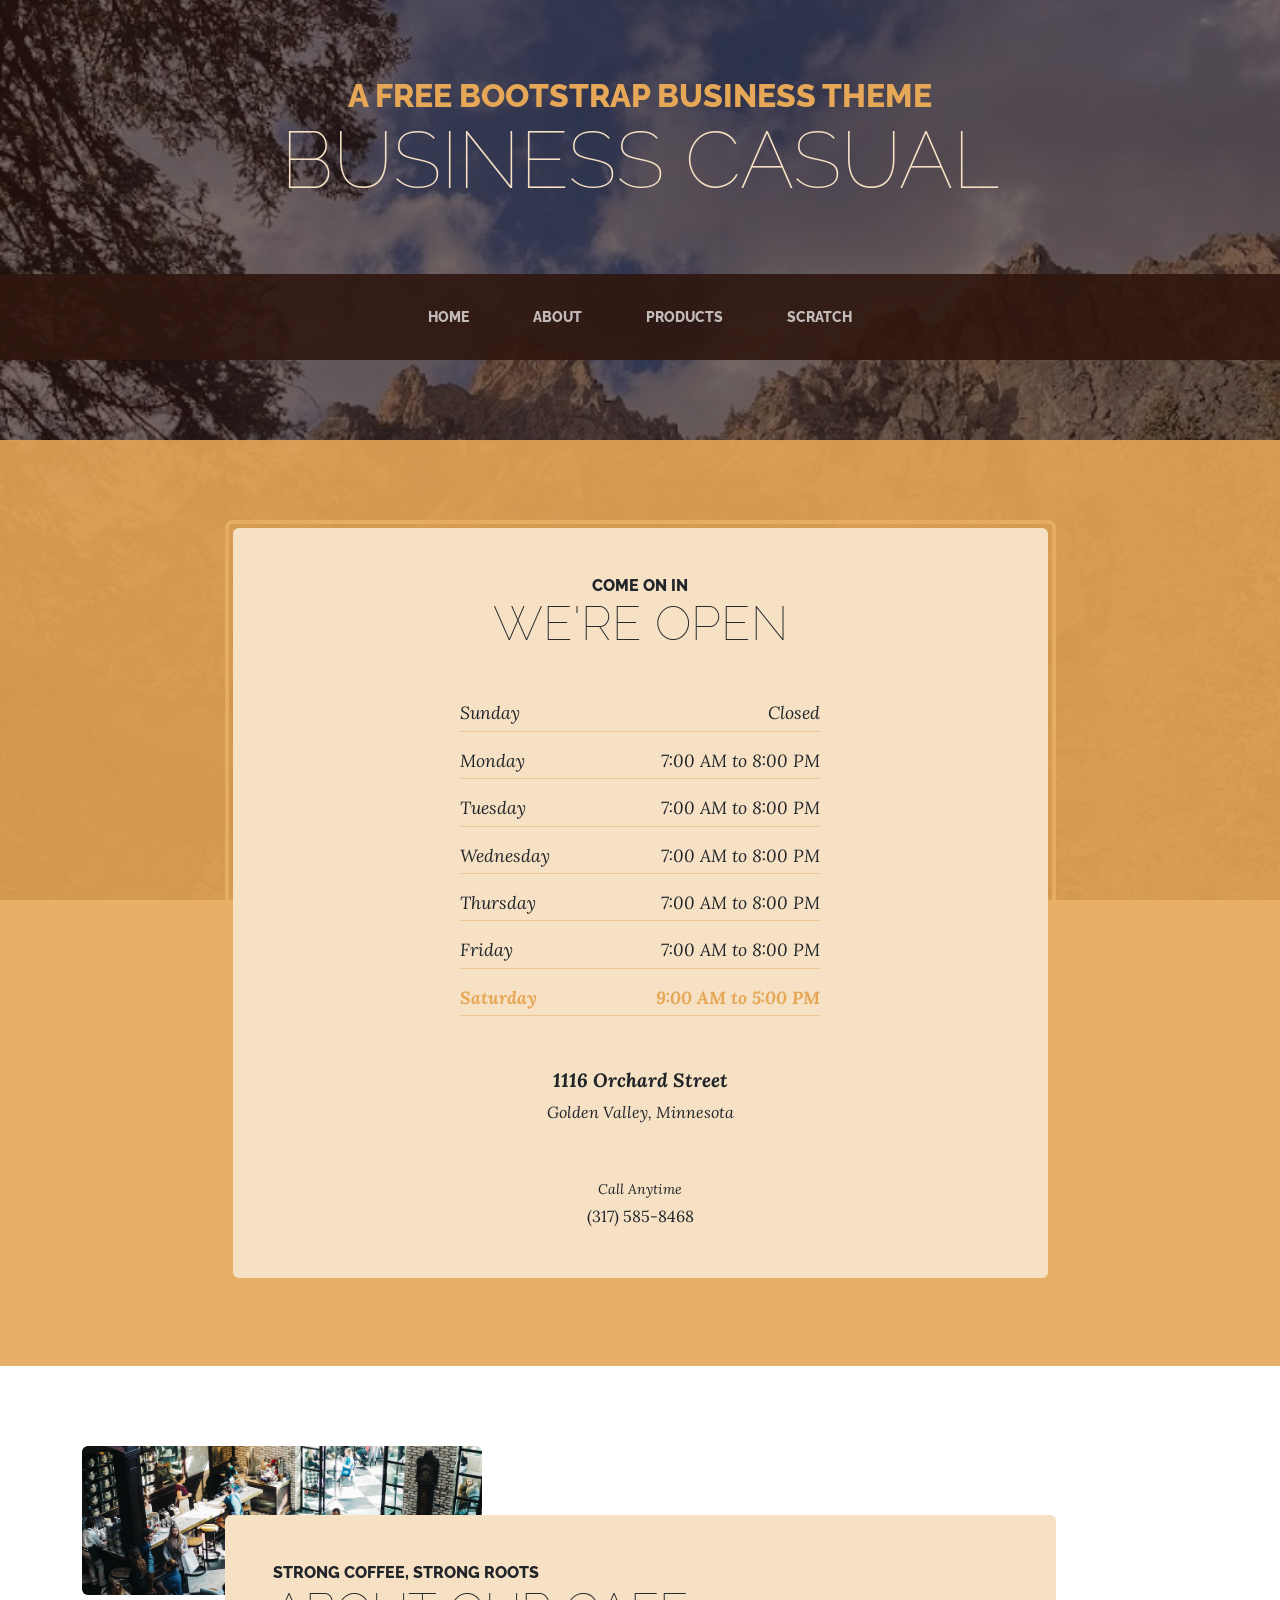
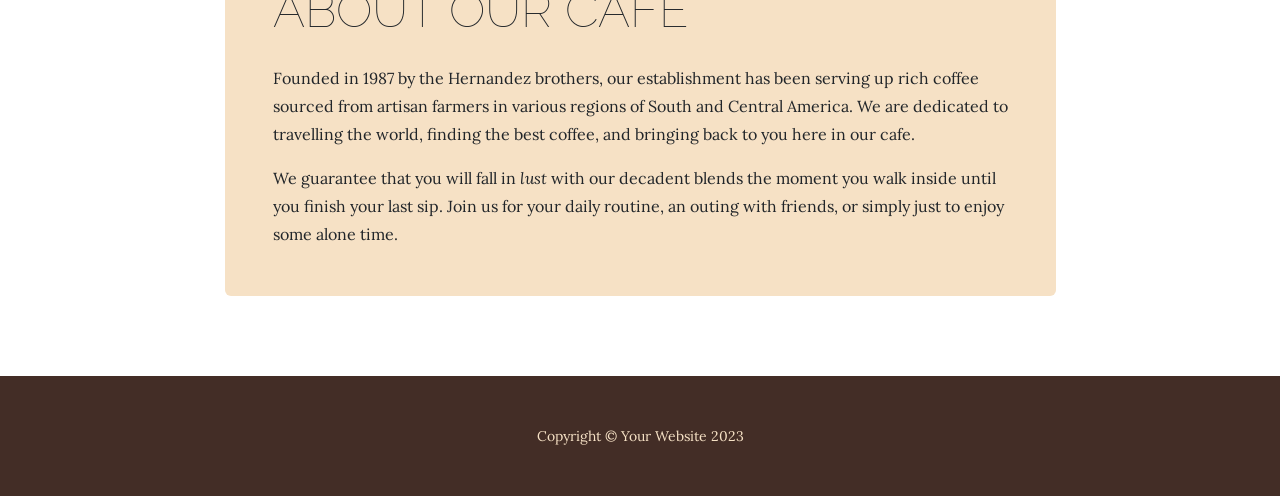
<file: store.html>
<!DOCTYPE html>
<html lang="en">
    <head>
        <meta charset="utf-8" />
        <meta name="viewport" content="width=device-width, initial-scale=1, shrink-to-fit=no" />
        <meta name="description" content="" />
        <meta name="author" content="" />
        <title>Business Casual - Start Bootstrap Theme</title>
        <link rel="icon" type="image/x-icon" href="assets/favicon.ico" />
        <!-- Google fonts-->
        <link href="https://fonts.googleapis.com/css?family=Raleway:100,100i,200,200i,300,300i,400,400i,500,500i,600,600i,700,700i,800,800i,900,900i" rel="stylesheet" />
        <link href="https://fonts.googleapis.com/css?family=Lora:400,400i,700,700i" rel="stylesheet" />
        <!-- Core theme CSS (includes Bootstrap)-->
        <link href="css/styles.css" rel="stylesheet" />
    </head>
    <body>
        <header>
            <h1 class="site-heading text-center text-faded d-none d-lg-block">
                <span class="site-heading-upper text-primary mb-3">A Free Bootstrap Business Theme</span>
                <span class="site-heading-lower">Business Casual</span>
            </h1>
        </header>
        <!-- Navigation-->
        <nav class="navbar navbar-expand-lg navbar-dark py-lg-4" id="mainNav">
            <div class="container">
                <a class="navbar-brand text-uppercase fw-bold d-lg-none" href="index.html">Start Bootstrap</a>
                <button class="navbar-toggler" type="button" data-bs-toggle="collapse" data-bs-target="#navbarSupportedContent" aria-controls="navbarSupportedContent" aria-expanded="false" aria-label="Toggle navigation"><span class="navbar-toggler-icon"></span></button>
                <div class="collapse navbar-collapse" id="navbarSupportedContent">
                    <ul class="navbar-nav mx-auto">
                        <li class="nav-item px-lg-4"><a class="nav-link text-uppercase" href="index.html">Home</a></li>
                        <li class="nav-item px-lg-4"><a class="nav-link text-uppercase" href="about.html">About</a></li>
                        <li class="nav-item px-lg-4"><a class="nav-link text-uppercase" href="products.html">Products</a></li>
                        <li class="nav-item px-lg-4"><a class="nav-link text-uppercase" href="scratch.html">Scratch</a></li>
                    </ul>
                </div>
            </div>
        </nav>
        <section class="page-section cta">
            <div class="container">
                <div class="row">
                    <div class="col-xl-9 mx-auto">
                        <div class="cta-inner bg-faded text-center rounded">
                            <h2 class="section-heading mb-5">
                                <span class="section-heading-upper">Come On In</span>
                                <span class="section-heading-lower">We're Open</span>
                            </h2>
                            <ul class="list-unstyled list-hours mb-5 text-left mx-auto">
                                <li class="list-unstyled-item list-hours-item d-flex">
                                    Sunday
                                    <span class="ms-auto">Closed</span>
                                </li>
                                <li class="list-unstyled-item list-hours-item d-flex">
                                    Monday
                                    <span class="ms-auto">7:00 AM to 8:00 PM</span>
                                </li>
                                <li class="list-unstyled-item list-hours-item d-flex">
                                    Tuesday
                                    <span class="ms-auto">7:00 AM to 8:00 PM</span>
                                </li>
                                <li class="list-unstyled-item list-hours-item d-flex">
                                    Wednesday
                                    <span class="ms-auto">7:00 AM to 8:00 PM</span>
                                </li>
                                <li class="list-unstyled-item list-hours-item d-flex">
                                    Thursday
                                    <span class="ms-auto">7:00 AM to 8:00 PM</span>
                                </li>
                                <li class="list-unstyled-item list-hours-item d-flex">
                                    Friday
                                    <span class="ms-auto">7:00 AM to 8:00 PM</span>
                                </li>
                                <li class="list-unstyled-item list-hours-item d-flex">
                                    Saturday
                                    <span class="ms-auto">9:00 AM to 5:00 PM</span>
                                </li>
                            </ul>
                            <p class="address mb-5">
                                <em>
                                    <strong>1116 Orchard Street</strong>
                                    <br />
                                    Golden Valley, Minnesota
                                </em>
                            </p>
                            <p class="mb-0">
                                <small><em>Call Anytime</em></small>
                                <br />
                                (317) 585-8468
                            </p>
                        </div>
                    </div>
                </div>
            </div>
        </section>
        <section class="page-section about-heading">
            <div class="container">
                <img class="img-fluid rounded about-heading-img mb-3 mb-lg-0" src="assets/img/about.jpg" alt="..." />
                <div class="about-heading-content">
                    <div class="row">
                        <div class="col-xl-9 col-lg-10 mx-auto">
                            <div class="bg-faded rounded p-5">
                                <h2 class="section-heading mb-4">
                                    <span class="section-heading-upper">Strong Coffee, Strong Roots</span>
                                    <span class="section-heading-lower">About Our Cafe</span>
                                </h2>
                                <p>Founded in 1987 by the Hernandez brothers, our establishment has been serving up rich coffee sourced from artisan farmers in various regions of South and Central America. We are dedicated to travelling the world, finding the best coffee, and bringing back to you here in our cafe.</p>
                                <p class="mb-0">
                                    We guarantee that you will fall in
                                    <em>lust</em>
                                    with our decadent blends the moment you walk inside until you finish your last sip. Join us for your daily routine, an outing with friends, or simply just to enjoy some alone time.
                                </p>
                            </div>
                        </div>
                    </div>
                </div>
            </div>
        </section>
        <footer class="footer text-faded text-center py-5">
            <div class="container"><p class="m-0 small">Copyright &copy; Your Website 2023</p></div>
        </footer>
        <!-- Bootstrap core JS-->
        <script src="https://cdn.jsdelivr.net/npm/bootstrap@5.2.3/dist/js/bootstrap.bundle.min.js"></script>
        <!-- Core theme JS-->
        <script src="js/scripts.js"></script>
    </body>
</html>
</file>
<file: css/resume.css>
/* Resume Stylesheet - Clean, Modern Design Inspired by Nature and Rock Climbing */

/* Import Fonts */
/* Using Google Fonts for clean typography */
@import url('https://fonts.googleapis.com/css2?family=Roboto:wght@300;400;500;700&family=Playfair+Display:wght@400;700&display=swap');

/* Global Styles */
body {
  font-family: 'Roboto', sans-serif;
  line-height: 1.6;
  color: #333;
  background-color: #e8f5e8; /* Match header background tone */
  margin: 0;
  padding: 0;
}

/* Main Container */
.resume-container {
  max-width: 900px;
  margin: 0 auto;
  padding: 20px;
  background-color: #fff;
  box-shadow: 0 4px 6px rgba(0, 0, 0, 0.1);
  border-radius: 8px;
  margin-top: 20px;
  margin-bottom: 20px;
}

/* Header Section */
.resume-header {
  text-align: center;
  padding: 40px 20px;
  background: linear-gradient(135deg, #e8f5e8 0%, #f1f8e9 100%); /* Subtle green gradient */
  border-radius: 8px;
  margin-bottom: 30px;
  box-shadow: 0 2px 4px rgba(0, 0, 0, 0.1);
}

.resume-header h1 {
  font-family: 'Playfair Display', serif;
  font-size: 2.5em;
  color: #4a5568; /* Muted gray */
  margin-bottom: 10px;
}

.resume-header p {
  font-size: 1.1em;
  color: #718096; /* Soft gray */
}

/* Section Titles */
.section-title {
  font-family: 'Playfair Display', serif;
  font-size: 1.8em;
  color: #2d3748; /* Darker gray */
  border-bottom: 2px solid #68d391; /* Muted green accent */
  padding-bottom: 10px;
  margin-bottom: 20px;
}

/* Section Cards */
.section-card {
  background-color: #fff;
  border: 1px solid #e2e8f0; /* Light gray border */
  border-radius: 8px;
  padding: 20px;
  margin-bottom: 20px;
  box-shadow: 0 2px 4px rgba(0, 0, 0, 0.05);
  transition: box-shadow 0.3s ease;
}

.section-card:hover {
  box-shadow: 0 4px 8px rgba(0, 0, 0, 0.1);
}

/* Experience Items */
.experience-item h4 {
  font-size: 1.3em;
  color: #2d3748;
  margin-bottom: 5px;
}

.experience-item .date {
  font-style: italic;
  color: #718096;
  margin-bottom: 10px;
}

.experience-item p {
  color: #4a5568;
}

/* Education and Skills */
.education-item, .skill-item {
  margin-bottom: 15px;
}

.education-item h5, .skill-item h5 {
  font-size: 1.1em;
  color: #2d3748;
  margin-bottom: 5px;
}

.education-item p, .skill-item p {
  color: #718096;
}

/* Lists */
.skill-list {
  display: flex;
  flex-wrap: wrap;
  gap: 10px;
}

.skill-list li {
  background-color: #edf2f7; /* Light blue-gray */
  padding: 5px 10px;
  border-radius: 20px;
  font-size: 0.9em;
  color: #4a5568;
}

/* Links */
.resume-link {
  color: #68d391; /* Muted green */
  text-decoration: none;
  transition: color 0.3s ease;
}

.resume-link:hover {
  color: #48bb78; /* Slightly darker green */
  text-decoration: underline;
}

/* Buttons */
.btn-primary {
  background-color: #68d391;
  border: none;
  color: white;
  padding: 10px 20px;
  border-radius: 5px;
  text-decoration: none;
  display: inline-block;
  transition: background-color 0.3s ease;
}

.btn-primary:hover {
  background-color: #48bb78;
}

/* Responsive Design */
@media (max-width: 768px) {
  .resume-container {
    margin: 10px;
    padding: 15px;
  }
  
  .resume-header h1 {
    font-size: 2em;
  }
  
  .section-title {
    font-size: 1.5em;
  }
}

/* Override site header background for resume page */
.site-heading {
  background: #89b989 !important; /* Muted green to match theme */
  background-image: none !important; /* Remove any background image */
}
</file>
